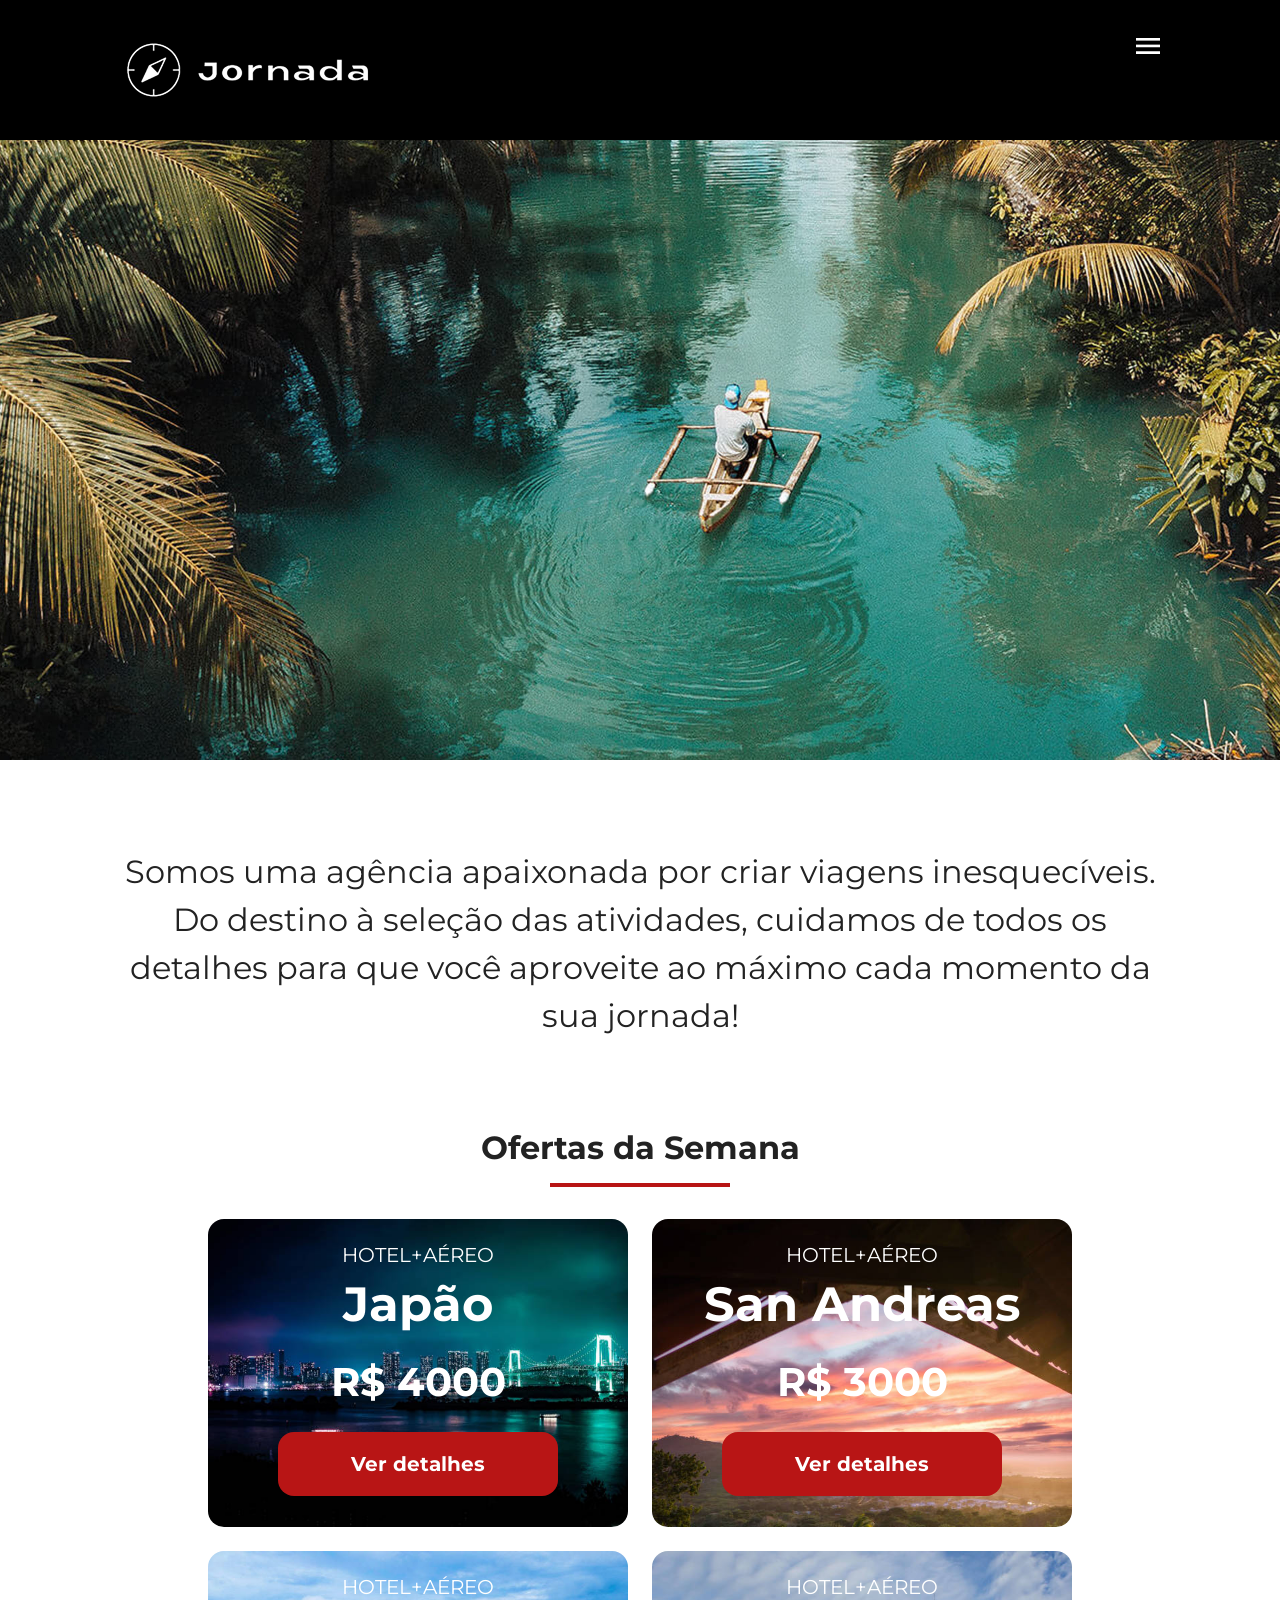
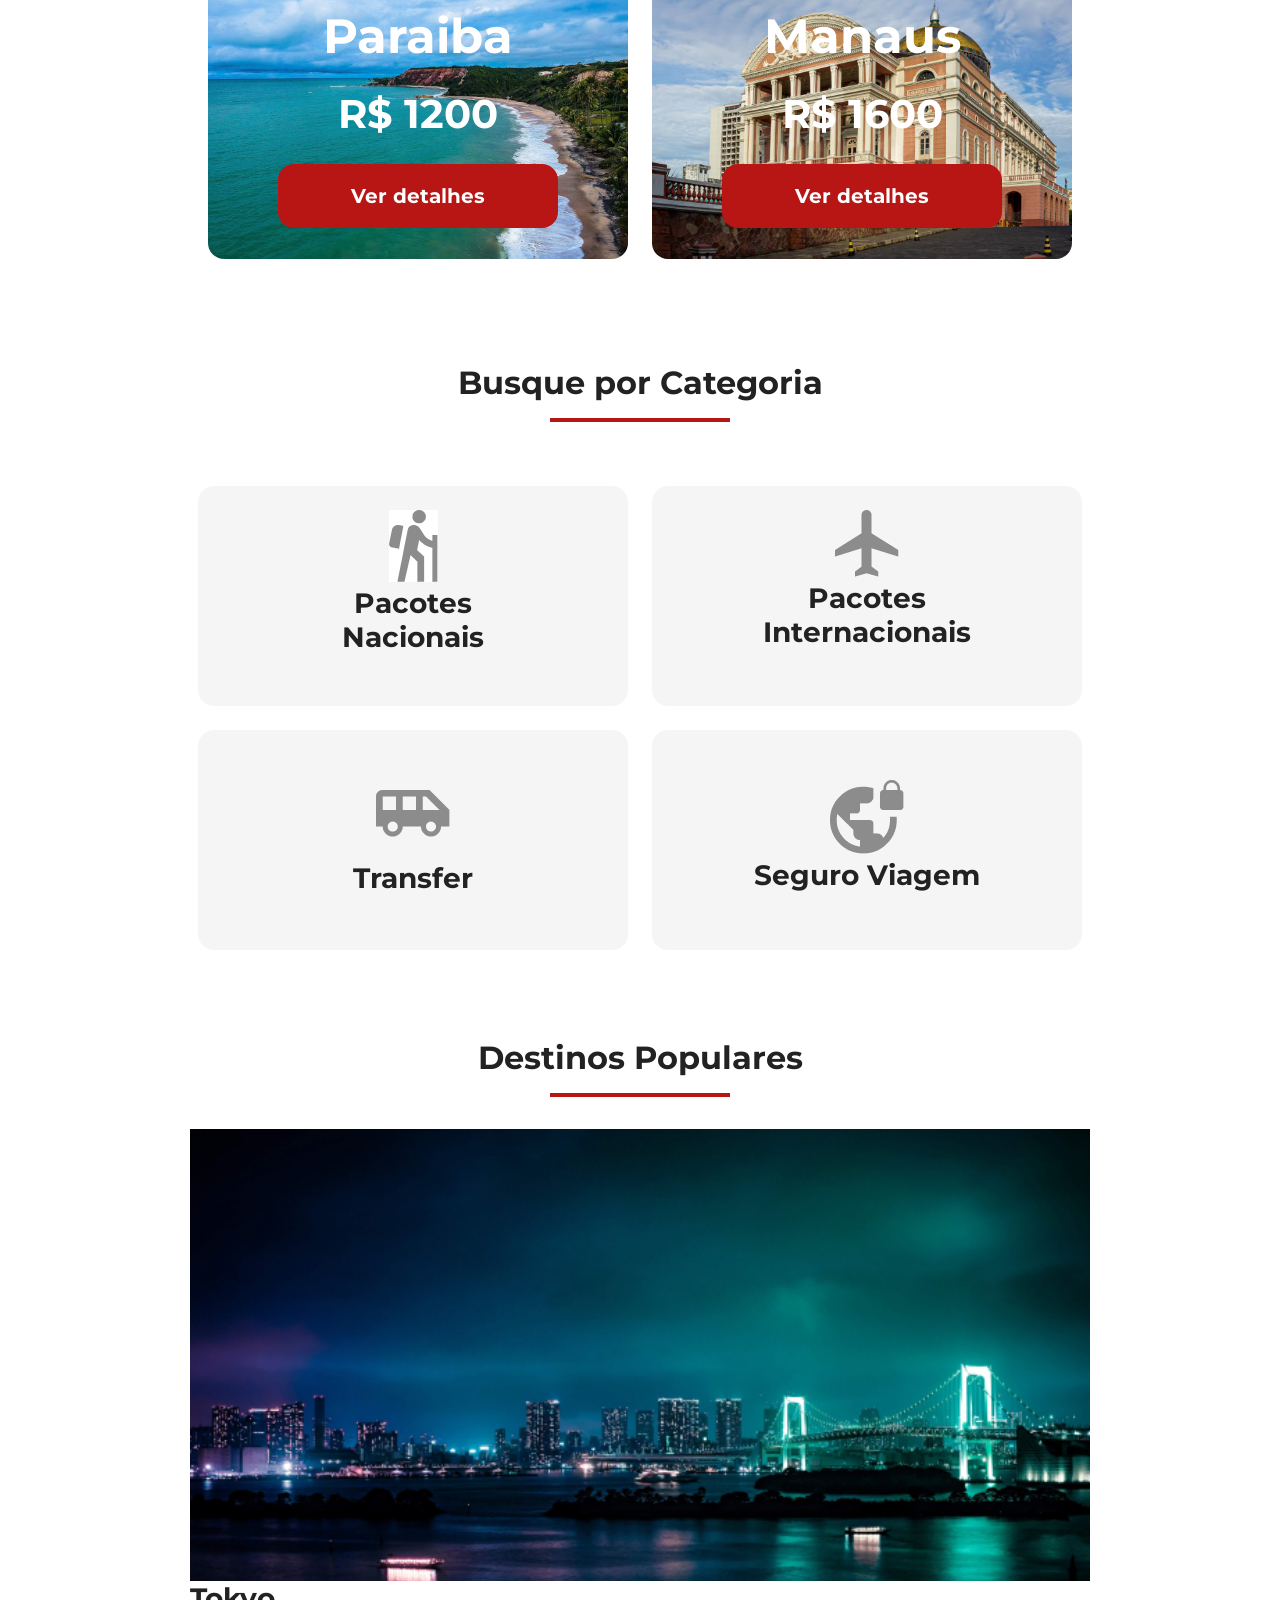
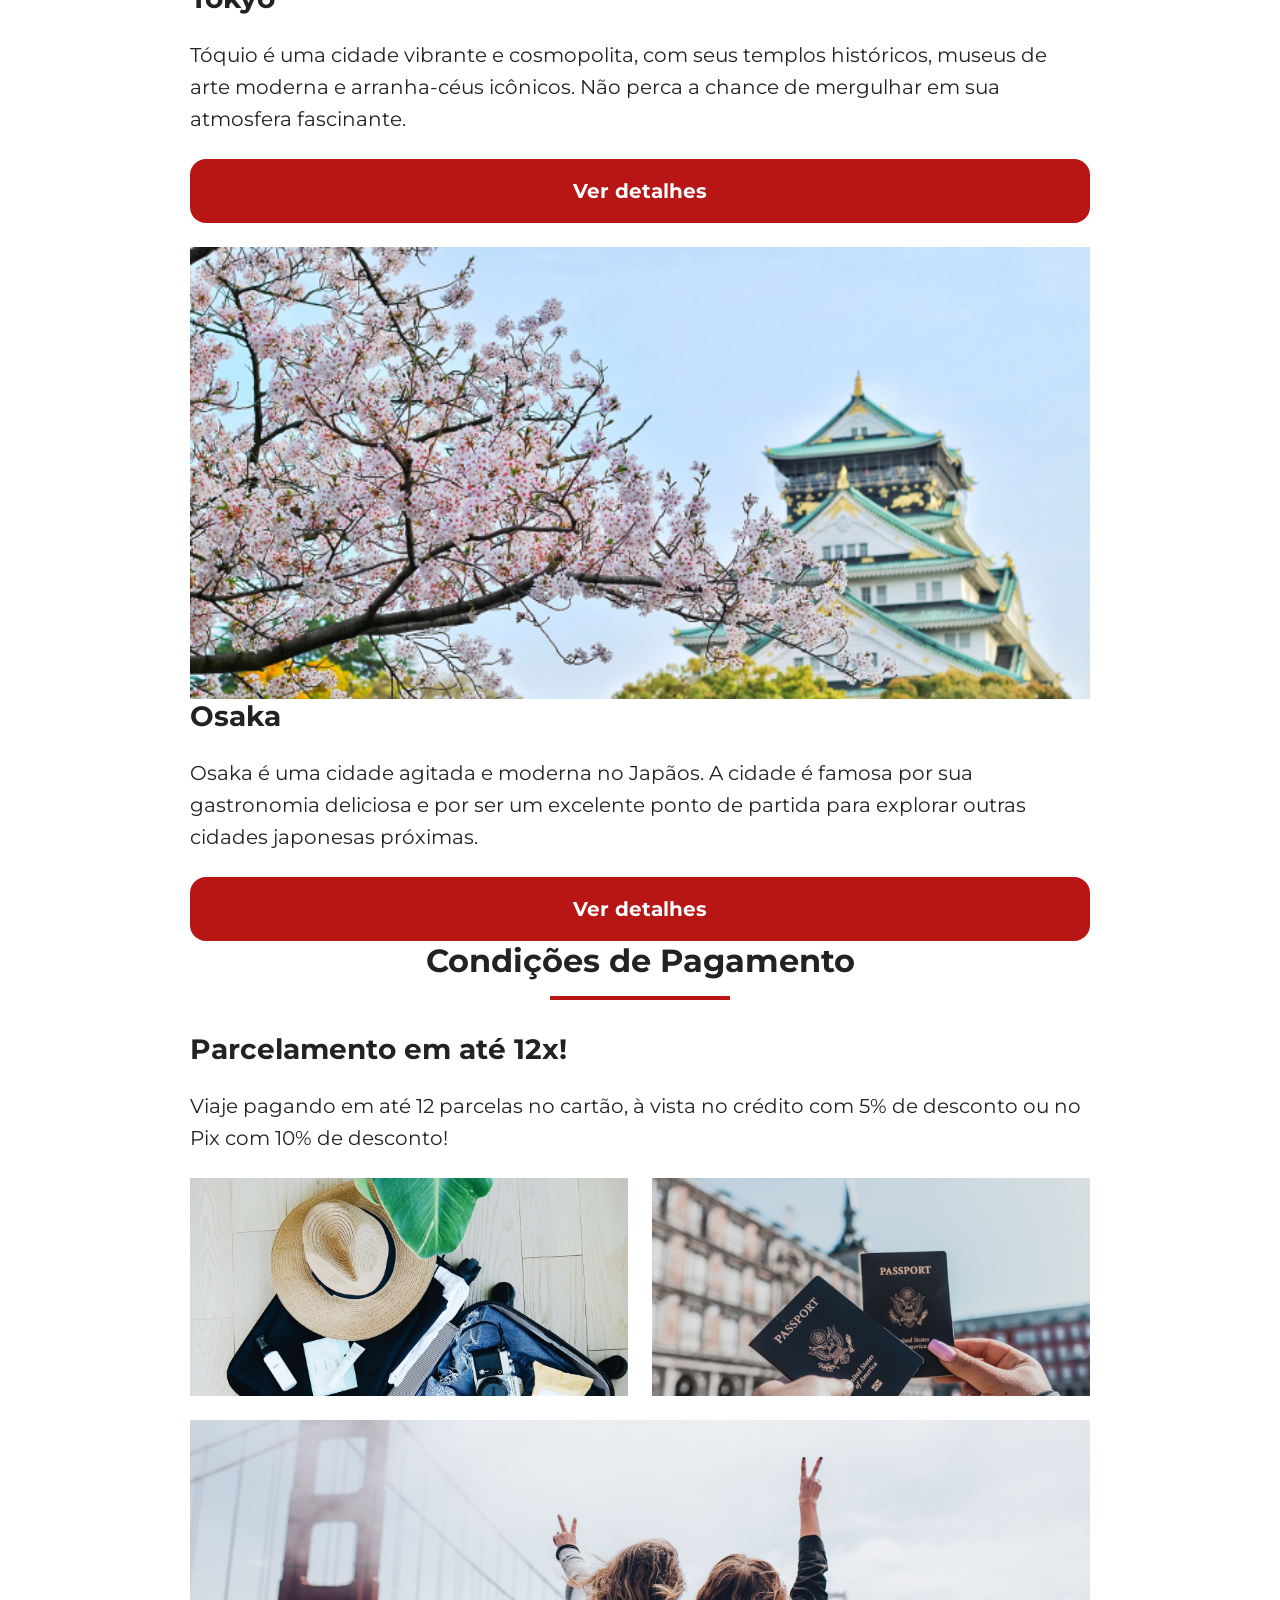
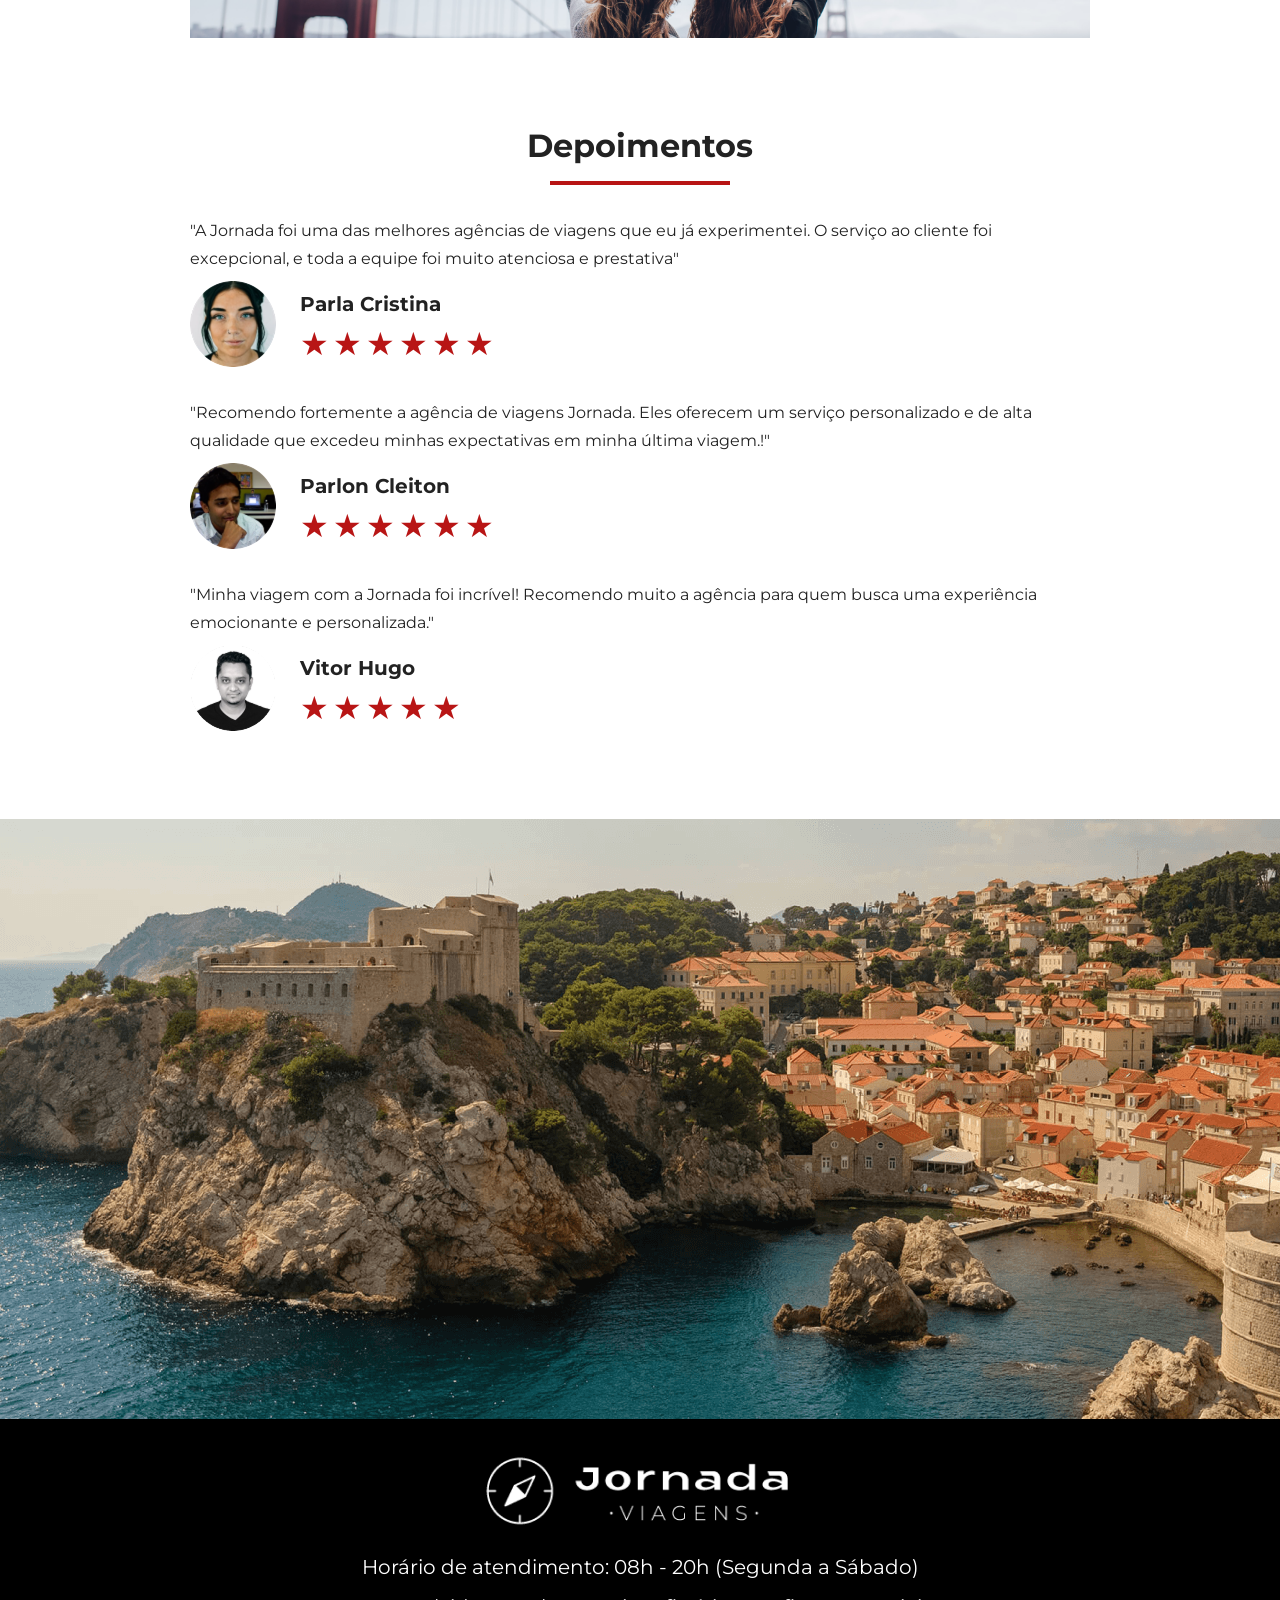
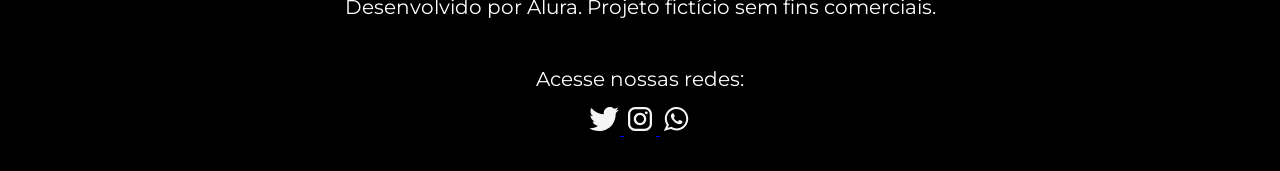
<file: index.html>
<!doctype html>
<html lang="pt-br">
  <head>
    <meta charset="UTF-8" />
    <meta name="viewport" content="width=device-width, initial-scale=1.0" />
    <meta
      name="description"
      content="Jornada Viagens - Agência de viagens especializada em criar experiências inesquecíveis para seus clientes."
    />
    <meta name="og:title" content="Jornada Viagens" />
    <meta
      name="og:description"
      content="Jornada Viagens, uma agência apaixonada por criar viagens inesquecíveis"
    />
    <meta
      name="og:image"
      content="https://pamela-o-correa.github.io/jornada-viagens/img/logo-footer.png"
    />
    <meta name="og:type" content="website" />
    <meta
      name="og:url"
      content="https://pamela-o-correa.github.io/jornada-viagens"
    />

    <link rel="icon" href="favico.png" type="image/x-icon" />
    <link rel="stylesheet" href="css/style.css" />

    <title>Jornada Viagens</title>
  </head>
  <body>
    <header class="main-header">
      <a class="logo" href="index.html" title="Voltar para a pagina inicial">
        <img
          class="img-mobile"
          src="img/bussola-jornada-branca.png"
          alt="Bussola do logo Jornada Viagens na cor branca"
        />
        <img
          class="img-desktop"
          src="img/bussola-texto-jornada-branco.png"
          alt="logo Jornada Viagens na cor branca"
        />
      </a>
      <div class="navegation-menu">
        <label for="menu">
          <img src="img/menu.png" alt="Menu" />
        </label>
        <input type="checkbox" id="menu" hidden />
        <nav>
          <ul class="list-links">
            <li>
              <a href="blog.html" target="_blank" title="Acessar Blog">Blog</a>
            </li>
            <li>
              <a
                href="pacotes-de-viagens.html"
                target="_blank"
                title="Acessar Pacotes de Viagens"
                >Pacote de viagem</a
              >
            </li>
            <li>
              <a href="contato.html" target="_blank" title="Acessar Contato"
                >Contato</a
              >
            </li>
          </ul>
        </nav>
      </div>
    </header>
    <main>
      <section class="hero">
        <div class="hero-img"></div>
        <h2>
          Somos uma agência apaixonada por criar viagens inesquecíveis. Do
          destino à seleção das atividades, cuidamos de todos os detalhes para
          que você aproveite ao máximo cada momento da sua jornada!
        </h2>
      </section>
      <section class="offers">
        <div class="section-title">
          <h2>Ofertas da Semana</h2>
          <hr />
        </div>
        <div class="offers-cards">
          <article class="card japao">
            <header>
              <p>HOTEL+AÉREO</p>
              <h3>
                Japão <br />
                <span>R$ 4000</span>
              </h3>
            </header>
            <footer>
              <a href="#" class="button">Ver detalhes</a>
            </footer>
          </article>
          <article class="card san-andreas">
            <header>
              <p>HOTEL+AÉREO</p>
              <h3>
                San Andreas <br />
                <span>R$ 3000</span>
              </h3>
            </header>
            <footer>
              <a href="#" class="button">Ver detalhes</a>
            </footer>
          </article>
          <article class="card paraiba">
            <header>
              <p>HOTEL+AÉREO</p>
              <h3>
                Paraiba <br />
                <span>R$ 1200</span>
              </h3>
            </header>
            <footer>
              <a href="#" class="button">Ver detalhes</a>
            </footer>
          </article>
          <article class="card manaus">
            <header>
              <p>HOTEL+AÉREO</p>
              <h3>
                Manaus <br />
                <span>R$ 1600</span>
              </h3>
            </header>
            <footer>
              <a href="#" class="button">Ver detalhes</a>
            </footer>
          </article>
        </div>
      </section>
      <section class="categories">
        <div class="section-title">
          <h2>Busque por Categoria</h2>
          <hr />
        </div>
        <div class="categories-cards">
          <a
            class="card"
            href="#"
            target="_blank"
            title="Busque pela categoria Pacotes Nacionais"
          >
            <img
              src="img/icone-caminhada.jpg"
              alt="Icone cinza representando uma pessoa fazendo tracking"
            />
            <h3 class="content-title">
              Pacotes <br />
              Nacionais
            </h3>
          </a>

          <a
            class="card"
            href="#"
            target="_blank"
            title="Busque pela categoria Pacotes Internacionais"
          >
            <img src="img/icone-aviao.png" alt="Icone de avião" />
            <h3 class="content-title">
              Pacotes <br />
              Internacionais
            </h3>
          </a>

          <a
            class="card single-line transfer"
            href="#"
            target="_blank"
            title="Busque pela categoria Transporte"
          >
            <img src="img/icone-transfer-onibus.png" alt="Icone de onibus" />
            <h3 class="content-title">Transfer</h3>
          </a>

          <a
            class="card single-line"
            href="#"
            target="_blank"
            title="Busque pela categoria Seguro Viagem"
          >
            <img
              src="img/icone-planeta-terra.png"
              alt="Icone do planeta terra com cadeado fechado"
            />
            <h3 class="content-title">Seguro Viagem</h3>
          </a>
        </div>
      </section>
      <section class="destinations">
        <div class="section-title">
          <h2>Destinos Populares</h2>
          <hr />
        </div>
        <div class="destination-items">
          <article class="item tokyo">
            <header>
              <div class="img-item"></div>
              <h3 class="content-title">Tokyo</h3>
            </header>
            <p class="content-text">
              Tóquio é uma cidade vibrante e cosmopolita, com seus templos
              históricos, museus de arte moderna e arranha-céus icônicos. Não
              perca a chance de mergulhar em sua atmosfera fascinante.
            </p>
            <footer>
              <a
                href="#"
                class="button"
                target="_blank"
                title="Veja mais detalhes do destino Tokyo"
                >Ver detalhes</a
              >
            </footer>
          </article>
          <article class="item osaka">
            <header>
              <div class="img-item"></div>
              <h3 class="content-title">Osaka</h3>
            </header>
            <p class="content-text">
              Osaka é uma cidade agitada e moderna no Japãos. A cidade é famosa
              por sua gastronomia deliciosa e por ser um excelente ponto de
              partida para explorar outras cidades japonesas próximas.
            </p>
            <footer>
              <a
                href="#"
                class="button"
                target="_blank"
                title="Veja mais detalhes do destino Osaka"
                >Ver detalhes</a
              >
            </footer>
          </article>
        </div>
      </section>
      <section class="payments">
        <div class="section-title">
          <h2>Condições de Pagamento</h2>
          <hr />
        </div>
        <div class="content-container">
          <div class="text-content">
            <h3 class="content-title">Parcelamento em até 12x!</h3>
            <p class="content-text">
              Viaje pagando em até 12 parcelas no cartão, à vista no crédito com
              5% de desconto ou no Pix com 10% de desconto!
            </p>
          </div>
          <div class="image-gallery">
            <div class="image first"></div>
            <div class="image second"></div>
            <div class="image thirdy colspan-2"></div>
          </div>
        </div>
      </section>
      <section class="testimonials">
        <div class="section-title">
          <h2>Depoimentos</h2>
          <hr />
        </div>
        <div class="testimonial-container">
          <article>
            <header>
              <p class="content-text">
                "A Jornada foi uma das melhores agências de viagens que eu já
                experimentei. O serviço ao cliente foi excepcional, e toda a
                equipe foi muito atenciosa e prestativa"
              </p>
            </header>
            <footer>
              <img
                src="../img/Avatar1-Parla.png"
                alt="Imagem de Parla Cristina"
              />
              <div class="profile-content">
                <h3>Parla Cristina</h3>
                <div class="rating">
                  <span class="star">★</span>
                  <span class="star">★</span>
                  <span class="star">★</span>
                  <span class="star">★</span>
                  <span class="star">★</span>
                  <span class="star">★</span>
                </div>
              </div>
            </footer>
          </article>
          <article>
            <header>
              <p class="content-text">
                "Recomendo fortemente a agência de viagens Jornada. Eles
                oferecem um serviço personalizado e de alta qualidade que
                excedeu minhas expectativas em minha última viagem.!"
              </p>
            </header>
            <footer>
              <img
                src="../img/Avatar2-Parlon.png"
                alt="Imagem de Parlon Cleiton"
              />
              <div class="profile-content">
                <h3>Parlon Cleiton</h3>
                <div class="rating">
                  <span class="star">★</span>
                  <span class="star">★</span>
                  <span class="star">★</span>
                  <span class="star">★</span>
                  <span class="star">★</span>
                  <span class="star">★</span>
                </div>
              </div>
            </footer>
          </article>
          <article>
            <header>
              <p class="content-text">
                "Minha viagem com a Jornada foi incrível! Recomendo muito a
                agência para quem busca uma experiência emocionante e
                personalizada."
              </p>
            </header>
            <footer>
              <img src="../img/Avatar3-Vitor.png" alt="Imagem de Vitor Hugo" />
              <div class="profile-content">
                <h3>Vitor Hugo</h3>
                <div class="rating">
                  <span class="star">★</span>
                  <span class="star">★</span>
                  <span class="star">★</span>
                  <span class="star">★</span>
                  <span class="star">★</span>
                </div>
              </div>
            </footer>
          </article>
        </div>
      </section>
      <section class="bottom-hero">
        <div class="hero-img"></div>
        <footer class="main-footer">
          <div class="footer-content">
            <img
              src="img/logo-footer.png"
              alt="logo completo Jornada Viagens"
            />
            <p>Horário de atendimento: 08h - 20h (Segunda a Sábado)</p>
            <p>Desenvolvido por Alura. Projeto fictício sem fins comerciais.</p>
          </div>
          <div class="footer-social">
            <p>Acesse nossas redes:</p>
            <a
              href="#"
              target="_blank"
              title="Acesse o Facebook do Jornada Viagens"
            >
              <img src="img/icon-twitter.svg" alt="icone do Twitter" />
            </a>
            <a
              href="#"
              target="_blank"
              title="Acesse o Instagram do Jornada Viagens"
            >
              <img src="img/icon-instagram.svg" alt="icone do Instagram" />
            </a>
            <a href="#" target="_blank" title="Entre em contato via Whatsapp">
              <img src="img/icon-whatsapp.svg" alt="icone do Whatsapp" />
            </a>
          </div>
        </footer>
      </section>
    </main>
  </body>
</html>
</file>
<file: css/style.css>
@import url(global.css);
@import url(header.css);
@import url(hero.css);
@import url(offers.css);
@import url(categories.css);
@import url(destinations.css);
@import url(payments.css);
@import url(testimonials.css);
@import url(footer.css);
</file>
